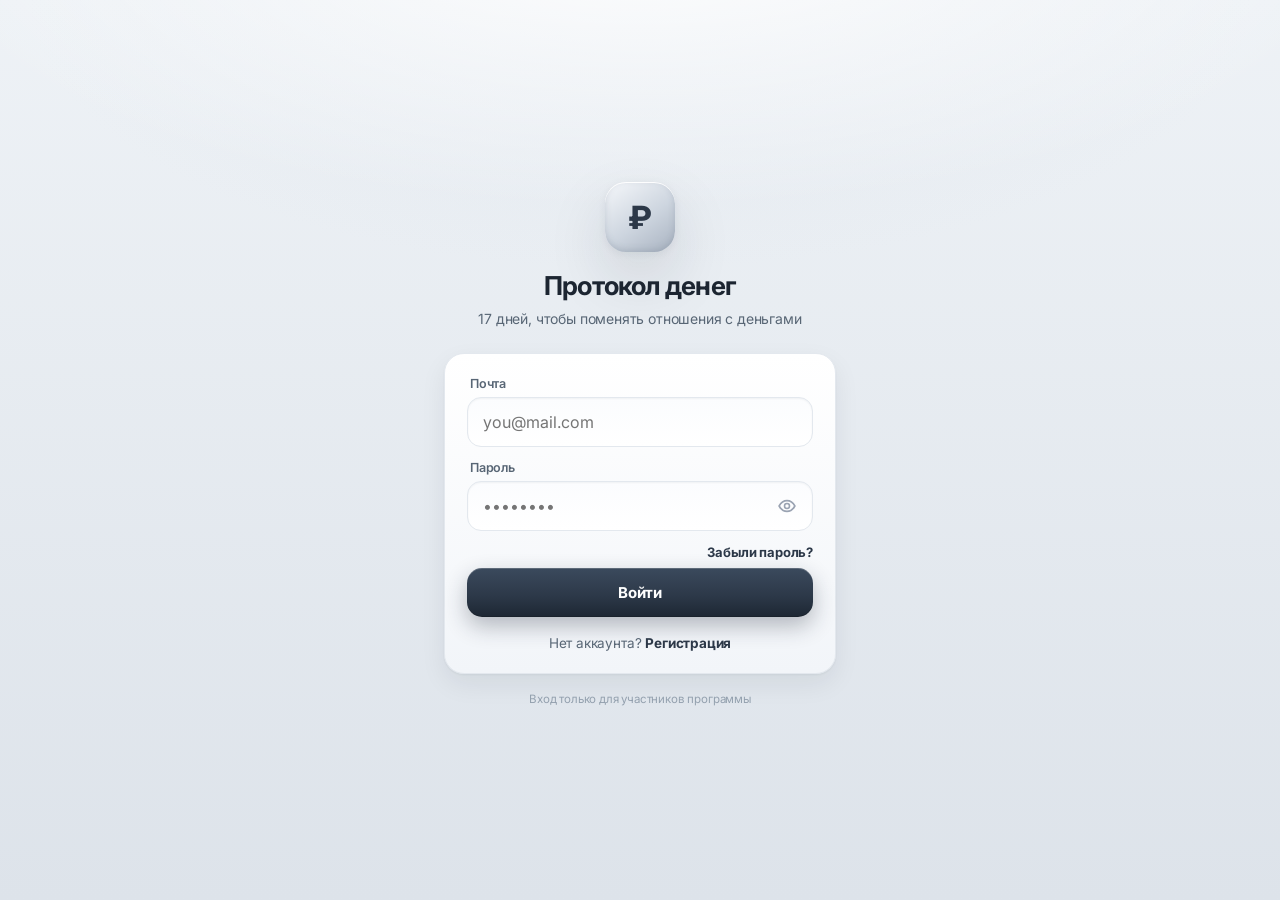
<file: index.html>
<!DOCTYPE html>
<html lang="ru">
<head>
  <meta charset="UTF-8" />
  <meta name="viewport" content="width=device-width, initial-scale=1, viewport-fit=cover" />
  <meta name="theme-color" content="#eef1f5" />
  <title>Протокол денег</title>
  <meta name="description" content="Твоя программа на 17 дней. Старт 1 июля, 20 минут в день." />

  <!-- Иконка приложения и установка на экран (PWA) -->
  <link rel="manifest" href="manifest.json" />
  <link rel="apple-touch-icon" href="icon-180.png" />
  <link rel="icon" type="image/png" sizes="192x192" href="icon-192.png" />
  <meta name="apple-mobile-web-app-capable" content="yes" />
  <meta name="mobile-web-app-capable" content="yes" />
  <meta name="apple-mobile-web-app-status-bar-style" content="default" />
  <meta name="apple-mobile-web-app-title" content="Протокол денег" />
  <script>
    // ловим системное приглашение установки (Android/Chrome), кнопка вызовет его в один тап
    window.__bip = null;
    window.addEventListener("beforeinstallprompt", function (e) { e.preventDefault(); window.__bip = e; });
    window.addEventListener("appinstalled", function () { window.__bip = null; });
  </script>

  <!-- Превью ссылки в мессенджерах (Open Graph + Twitter).
       Дата старта «1 июля» должна совпадать с START_DATE в appConfig.js. -->
  <meta property="og:type" content="website" />
  <meta property="og:url" content="https://thebodymindcode.github.io/moneyprogram/" />
  <meta property="og:title" content="Протокол денег" />
  <meta property="og:description" content="Твоя программа на 17 дней. Старт 1 июля, 20 минут в день." />
  <meta property="og:image" content="https://thebodymindcode.github.io/moneyprogram/og-cover.jpg" />
  <meta property="og:image:width" content="1200" />
  <meta property="og:image:height" content="630" />
  <meta property="og:image:type" content="image/jpeg" />
  <meta property="og:locale" content="ru_RU" />
  <meta name="twitter:card" content="summary_large_image" />
  <meta name="twitter:title" content="Протокол денег" />
  <meta name="twitter:description" content="Твоя программа на 17 дней. Старт 1 июля, 20 минут в день." />
  <meta name="twitter:image" content="https://thebodymindcode.github.io/moneyprogram/og-cover.jpg" />

  <link rel="preconnect" href="https://fonts.googleapis.com" />
  <link rel="preconnect" href="https://fonts.gstatic.com" crossorigin />
  <!-- заранее устанавливаем соединение с базой, чтобы загрузка не висела на холодном коннекте -->
  <link rel="preconnect" href="https://cxqlkwwciveobhmsdpgq.supabase.co" crossorigin />
  <link href="https://fonts.googleapis.com/css2?family=Inter:wght@400;500;600;700;800&display=swap" rel="stylesheet" />
  <link rel="stylesheet" href="styles.css?v=b6b41248" />
  <!-- библиотеки лежат у нас в vendor/, приложение не зависит от чужих CDN -->
  <script src="vendor/react-18.production.min.js"></script>
  <script src="vendor/react-dom-18.production.min.js"></script>
  <script src="vendor/supabase-js-2.min.js"></script>
</head>
<body>
  <script>
    // подсказка открыть в обычном браузере, если зашли через встроенный браузер Telegram (он подвешивает веб-приложения)
    (function () {
      try {
        var ua = navigator.userAgent || "";
        var tg = !!(window.TelegramWebviewProxy || window.TelegramWebview || (window.external && window.external.notify) || /Telegram/i.test(ua));
        if (!tg) return;
        if (sessionStorage.getItem("tg-hint-closed")) return;
        var isAndroid = /Android/i.test(ua);
        var browser = isAndroid ? "Chrome" : "Safari";
        var dots = isAndroid ? "&#8942;" : "&bull;&bull;&bull;";   // на андроиде меню это ⋮, на айфоне •••
        var bar = document.createElement("div");
        bar.style.cssText = "background:#1d2733;color:#fff;font:600 13px/1.45 -apple-system,BlinkMacSystemFont,'Segoe UI',Roboto,sans-serif;padding:12px 14px;display:flex;align-items:flex-start;gap:10px";
        var t = document.createElement("span");
        t.style.cssText = "flex:1";
        t.innerHTML = "Лучше открыть в обычном браузере, тут страница может зависать. Нажмите &laquo;" + dots + "&raquo; вверху справа и &laquo;Открыть в " + browser + "&raquo;.";
        var x = document.createElement("span");
        x.textContent = "✕";
        x.style.cssText = "cursor:pointer;font-weight:800;padding:0 4px;opacity:.8";
        x.onclick = function () { bar.remove(); try { sessionStorage.setItem("tg-hint-closed", "1"); } catch (e) {} };
        bar.appendChild(t); bar.appendChild(x);
        document.body.insertBefore(bar, document.body.firstChild);
      } catch (e) {}
    })();
  </script>
  <div id="root"></div>
  <script src="config.js"></script>
  <script src="appConfig.js?v=c5cd90c3"></script>
  <script src="supabaseClient.js"></script>
  <!-- app.js собирается из app.jsx скриптом build.py (Babel больше не грузится в браузере) -->
  <script src="app.js?v=abab26c7"></script>
  <!-- сервис-воркер: сеть в приоритете, чтобы обновления приходили сразу и работал офлайн -->
  <script>
    if ("serviceWorker" in navigator) {
      window.addEventListener("load", function () {
        navigator.serviceWorker.register("sw.js").catch(function () {});
      });
    }
  </script>
</body>
</html>
</file>
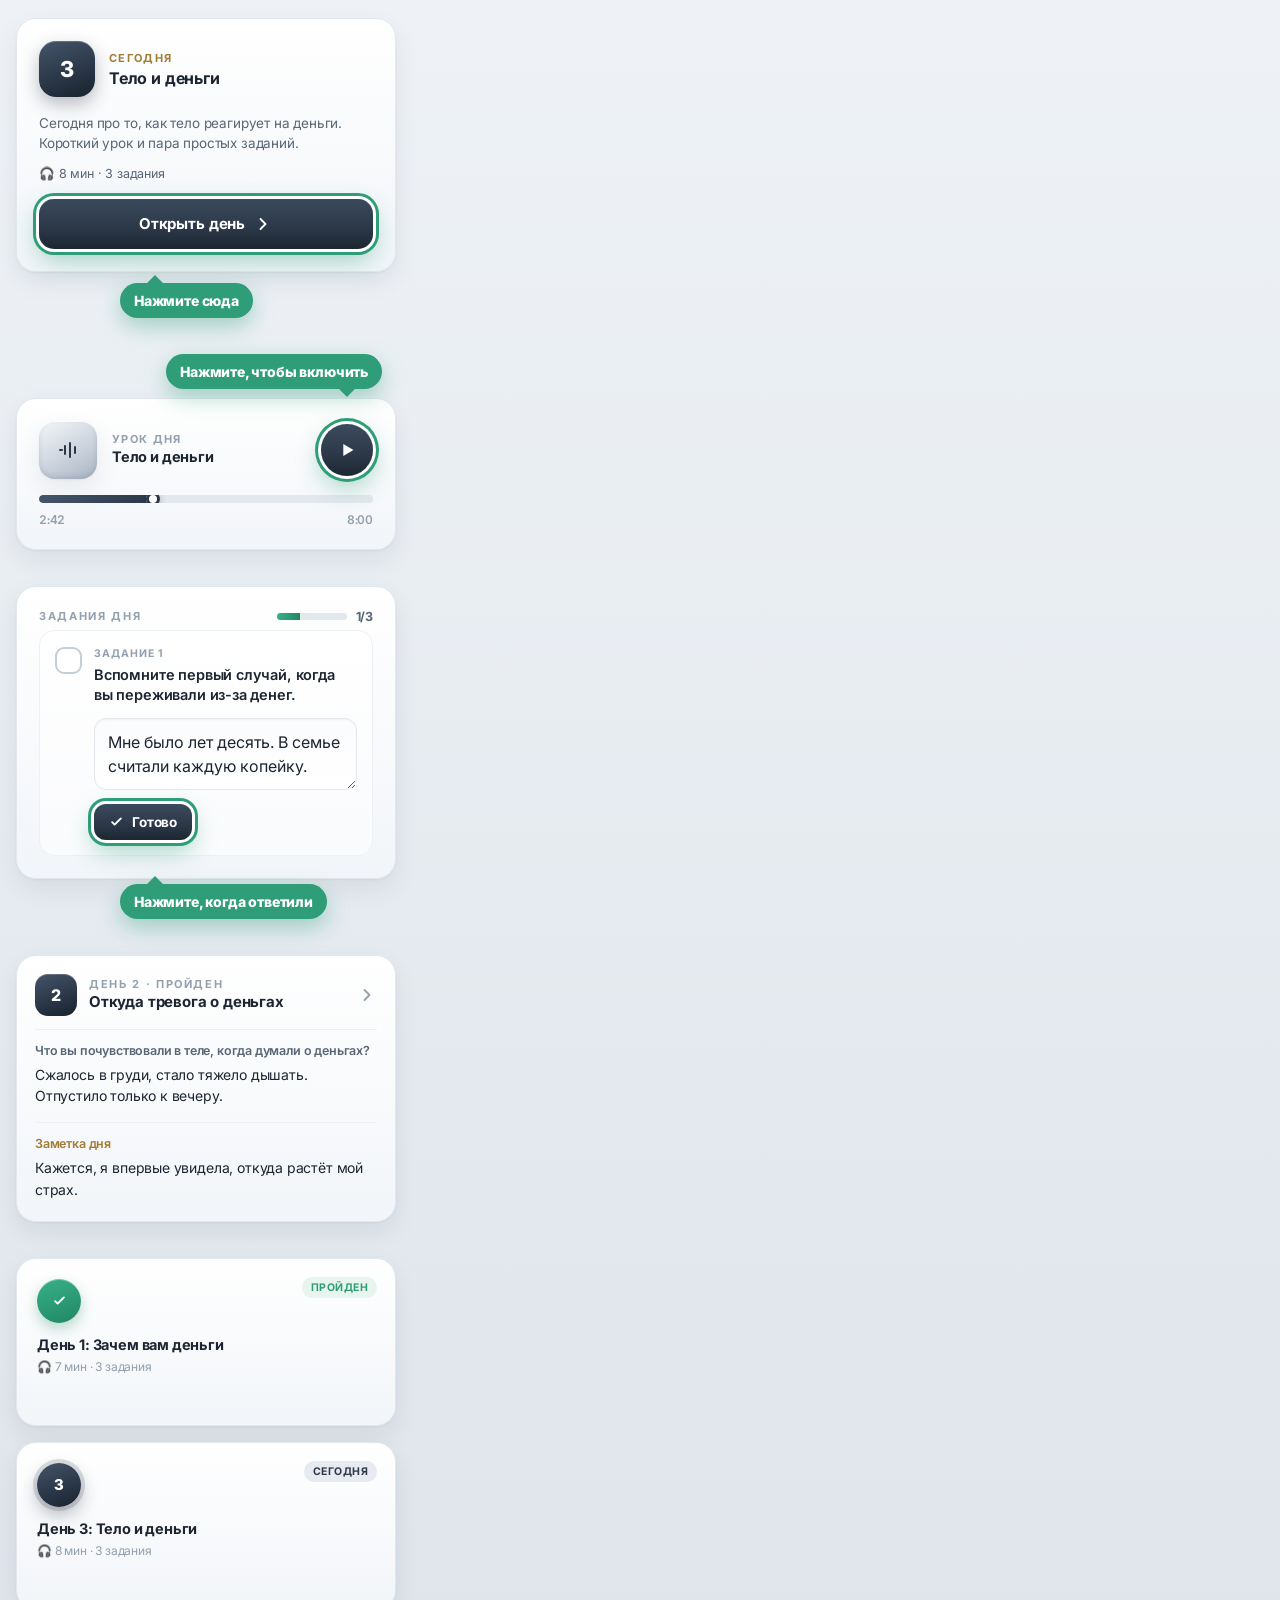
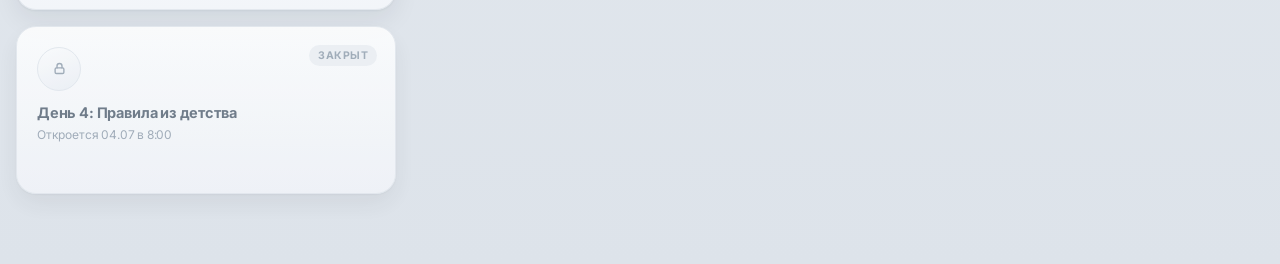
<file: _guidegen/frags.html>
<!DOCTYPE html>
<html lang="ru">
<head>
<meta charset="UTF-8" />
<meta name="viewport" content="width=device-width, initial-scale=1" />
<link href="https://fonts.googleapis.com/css2?family=Inter:wght@400;500;600;700;800&display=swap" rel="stylesheet" />
<link rel="stylesheet" href="../styles.css" />
<style>
  body { background: linear-gradient(180deg, #eef2f6 0%, #dde3ea 100%); }
  /* «телефон» вокруг каждого фрагмента, чтобы скриншот был как в приложении */
  .frag { position: relative; width: 412px; }
  .frag .content { padding: 18px 16px; }
  /* подсветка элемента, на который надо нажать */
  .hl {
    position: relative; z-index: 5;
    box-shadow: 0 0 0 3px #fff, 0 0 0 6px #2f9e78, 0 10px 26px rgba(47,158,120,.45) !important;
  }
  /* зелёная подпись-стрелка «нажмите сюда» */
  .anno {
    position: absolute; z-index: 9;
    display: inline-flex; align-items: center; gap: 7px;
    background: #2f9e78; color: #fff; font-weight: 800; font-size: 14px;
    padding: 9px 14px; border-radius: 999px; white-space: nowrap;
    box-shadow: 0 8px 22px rgba(47,158,120,.4);
    font-family: "Inter", system-ui, sans-serif;
  }
  .anno::after {
    content: ""; position: absolute; width: 14px; height: 14px;
    background: #2f9e78; transform: rotate(45deg);
  }
  .anno.down::after { bottom: -5px; left: 28px; }
  .anno.up::after { top: -5px; left: 28px; }
  .anno.right::after { right: -5px; top: 50%; margin-top: -7px; }
  .anno.arr-right::after { left: auto; right: 28px; }
</style>
</head>
<body>

<!-- 1. СЕГОДНЯШНИЙ ДЕНЬ: кнопка «Открыть день» -->
<section id="shot-today" class="frag">
  <div class="content" style="padding-bottom:62px">
    <div class="card today-card">
      <div class="today-top">
        <div class="today-num">3</div>
        <div class="meta">
          <div class="k">Сегодня</div>
          <div class="t">Тело и деньги</div>
        </div>
      </div>
      <div class="lesson">Сегодня про то, как тело реагирует на деньги. Короткий урок и пара простых заданий.</div>
      <div class="muted" style="font-size:12.5px;margin-top:12px">🎧 8 мин · 3 задания</div>
      <button class="btn btn-primary hl" style="margin-top:18px">Открыть день
        <svg viewBox="0 0 24 24" width="20" height="20"><path d="M9 6l6 6-6 6" fill="none" stroke="currentColor" stroke-width="2.2" stroke-linecap="round" stroke-linejoin="round"/></svg>
      </button>
    </div>
    <div class="anno up" style="left:120px;bottom:16px">Нажмите сюда</div>
  </div>
</section>

<!-- 2. АУДИО: кнопка включения -->
<section id="shot-audio" class="frag">
  <div class="content" style="padding-top:64px">
    <div class="card">
      <div class="player">
        <div class="cover">
          <svg viewBox="0 0 24 24" width="24" height="24" fill="none" stroke="currentColor" stroke-width="2" stroke-linecap="round"><path d="M4 12h2M9 8v8M14 5v14M19 9v6"/></svg>
        </div>
        <div class="pl-body">
          <div class="k">Урок дня</div>
          <div class="t">Тело и деньги</div>
        </div>
        <button class="play-btn hl">
          <svg viewBox="0 0 24 24" width="22" height="22"><path d="M8 5.5v13l11-6.5z" fill="currentColor"/></svg>
        </button>
      </div>
      <div class="seek">
        <div class="seek-bar"><i style="width:34%"></i><b style="left:34%"></b></div>
        <div class="seek-time"><span>2:42</span><span>8:00</span></div>
      </div>
    </div>
    <div class="anno down arr-right" style="right:30px;top:20px">Нажмите, чтобы включить</div>
  </div>
</section>

<!-- 3. ЗАДАНИЕ: ответ и кнопка «Готово» -->
<section id="shot-task" class="frag">
  <div class="content" style="padding-bottom:58px">
    <div class="card">
      <div class="tasks-head">
        <div class="eyebrow">Задания дня</div>
        <div class="day-mini-prog"><div class="bar"><i style="width:33%"></i></div>1/3</div>
      </div>
      <div class="q-list">
        <div class="qtask">
          <div class="q-row">
            <div class="q-check"><span class="glow"></span><svg viewBox="0 0 24 24" width="15" height="15"><path d="M5 13l4 4L19 7" fill="none" stroke="#fff" stroke-width="3" stroke-linecap="round" stroke-linejoin="round"/></svg></div>
            <div class="q-text"><span class="q-num">Задание 1</span>Вспомните первый случай, когда вы переживали из-за денег.</div>
          </div>
          <div class="q-edit-zone">
            <textarea class="q-input">Мне было лет десять. В семье считали каждую копейку.</textarea>
            <button class="btn btn-primary btn-sm q-confirm hl">
              <svg viewBox="0 0 24 24" width="15" height="15"><path d="M5 13l4 4L19 7" fill="none" stroke="#fff" stroke-width="3" stroke-linecap="round" stroke-linejoin="round"/></svg> Готово
            </button>
          </div>
        </div>
      </div>
    </div>
    <div class="anno up" style="left:120px;bottom:18px">Нажмите, когда ответили</div>
  </div>
</section>

<!-- 4. ДНЕВНИК -->
<section id="shot-diary" class="frag">
  <div class="content">
    <div class="card diary-day">
      <div class="diary-head">
        <div class="diary-num">2</div>
        <div class="diary-ttl">
          <div class="eyebrow">День 2 · пройден</div>
          <div class="t">Откуда тревога о деньгах</div>
        </div>
        <svg class="chev" viewBox="0 0 24 24" width="20" height="20"><path d="M9 6l6 6-6 6" fill="none" stroke="currentColor" stroke-width="2.2" stroke-linecap="round" stroke-linejoin="round"/></svg>
      </div>
      <div class="diary-item">
        <div class="diary-q">Что вы почувствовали в теле, когда думали о деньгах?</div>
        <div class="diary-a">Сжалось в груди, стало тяжело дышать. Отпустило только к вечеру.</div>
      </div>
      <div class="diary-item note">
        <div class="diary-q">Заметка дня</div>
        <div class="diary-a">Кажется, я впервые увидела, откуда растёт мой страх.</div>
      </div>
    </div>
  </div>
</section>

<!-- 5. КАРТА ДНЕЙ -->
<section id="shot-map" class="frag">
  <div class="content">
    <div class="path" style="padding-left:0">
      <div class="node done">
        <div class="dot"><svg viewBox="0 0 24 24" width="15" height="15"><path d="M5 13l4 4L19 7" fill="none" stroke="#fff" stroke-width="3" stroke-linecap="round" stroke-linejoin="round"/></svg></div>
        <div class="body"><div class="t">День 1: Зачем вам деньги</div><div class="s">🎧 7 мин · 3 задания</div></div>
        <span class="tag done">Пройден</span>
      </div>
      <div class="node today">
        <div class="dot">3</div>
        <div class="body"><div class="t">День 3: Тело и деньги</div><div class="s">🎧 8 мин · 3 задания</div></div>
        <span class="tag today">Сегодня</span>
      </div>
      <div class="node locked">
        <div class="dot"><svg viewBox="0 0 24 24" width="15" height="15" fill="none" stroke="currentColor" stroke-width="2.2" stroke-linecap="round" stroke-linejoin="round"><rect x="5" y="11" width="14" height="9" rx="2"/><path d="M8 11V8a4 4 0 018 0v3"/></svg></div>
        <div class="body"><div class="t">День 4: Правила из детства</div><div class="s">Откроется 04.07 в 8:00</div></div>
        <span class="tag locked">Закрыт</span>
      </div>
    </div>
  </div>
</section>

<!-- 6. НИЖНЕЕ МЕНЮ с пунктом «Инструкция» -->
<section id="shot-menu" class="frag">
  <div class="content" style="padding-bottom:34px">
    <nav class="bottomnav" style="position:static;left:auto;transform:none;bottom:auto;width:100%;max-width:none">
      <button class="active"><svg viewBox="0 0 24 24" fill="none" stroke="currentColor" stroke-width="2" stroke-linecap="round" stroke-linejoin="round"><path d="M3 11l9-8 9 8"/><path d="M5 10v10h14V10"/></svg> Прогресс</button>
      <button><svg viewBox="0 0 24 24" fill="none" stroke="currentColor" stroke-width="2" stroke-linecap="round" stroke-linejoin="round"><circle cx="6" cy="7" r="2.2"/><circle cx="18" cy="17" r="2.2"/><path d="M6 9.2v3.3a3 3 0 003 3h6"/></svg> Карта</button>
      <button><svg viewBox="0 0 24 24" fill="none" stroke="currentColor" stroke-width="2" stroke-linecap="round" stroke-linejoin="round"><path d="M5 4h11a2 2 0 012 2v14H7a2 2 0 01-2-2z"/><path d="M5 4a2 2 0 00-2 2v12a2 2 0 002 2"/><path d="M9 8h6M9 12h6"/></svg> Дневник</button>
      <button class="hl"><svg viewBox="0 0 24 24" fill="none" stroke="currentColor" stroke-width="2" stroke-linecap="round" stroke-linejoin="round"><circle cx="12" cy="12" r="9"/><path d="M12 8h.01"/><path d="M11 12h1v4h1"/></svg> Инструкция</button>
    </nav>
  </div>
</section>

</body>
</html>
</file>
<file: styles.css>
/* ============================================================
   Протокол денег, дизайн-прототип
   Светлый серебристо-металлический премиум-стиль.
   Две раскладки: десктоп (сайдбар + колонки) и телефон (одна
   колонка + нижняя навигация).
   ============================================================ */

:root {
  --ink:        #1c2531;
  --ink-soft:   #586675;
  --ink-faint:  #93a0ae;
  --line:       #e3e8ee;
  --line-soft:  #edf0f5;
  --silver-3:   #c3cad4;
  --steel:      #2c3848;   /* тёмно-стальной акцент */
  --steel-2:    #44546a;
  --good:       #2f9e78;
  --good-soft:  #e8f5ef;
  --radius:     20px;
  --radius-lg:  26px;
  --radius-sm:  13px;

  /* металлические поверхности */
  --surface:    linear-gradient(180deg, #ffffff 0%, #f2f5f9 100%);
  --surface-2:  linear-gradient(180deg, #fbfcfe 0%, #eef1f6 100%);
  --bevel:      inset 0 1px 0 rgba(255,255,255,.95);
  --shadow:     0 1px 2px rgba(20,30,45,.05), 0 10px 26px rgba(20,30,45,.07);
  --shadow-lg:  0 2px 8px rgba(20,30,45,.06), 0 26px 60px rgba(20,30,45,.13);
  font-synthesis: none;
}

* { box-sizing: border-box; -webkit-tap-highlight-color: transparent; }
html, body { margin: 0; padding: 0; }
body {
  font-family: "Inter", -apple-system, BlinkMacSystemFont, "SF Pro Text", "Segoe UI", system-ui, sans-serif;
  color: var(--ink);
  letter-spacing: -0.011em;
  overflow-wrap: break-word;
  word-break: break-word;
  -webkit-font-smoothing: antialiased;
  /* прохладный серебристый фон, источник света сверху по центру */
  background:
    radial-gradient(110% 60% at 50% -8%, #ffffff 0%, rgba(255,255,255,0) 52%),
    radial-gradient(80% 50% at 50% 0%, rgba(214,222,232,.35) 0%, rgba(214,222,232,0) 60%),
    linear-gradient(180deg, #eef2f6 0%, #dde3ea 100%);
  background-attachment: fixed;
  min-height: 100vh;
}
h1,h2,h3 { margin: 0; font-weight: 700; letter-spacing: -0.03em; }
button { font-family: inherit; }
.eyebrow { font-size: 11px; font-weight: 700; letter-spacing: .15em; text-transform: uppercase; color: var(--ink-faint); }
.muted { color: var(--ink-soft); }
.faint { color: var(--ink-faint); }
.center { text-align: center; }

/* ============================================================
   Каркас: сайдбар + контент + нижняя навигация
   ============================================================ */
.layout { display: flex; min-height: 100vh; }

/* ---- Сайдбар (десктоп) ---- */
.sidebar { display: none; }
@media (min-width: 900px) {
  .sidebar {
    display: flex; flex-direction: column;
    width: 256px; flex: none; padding: 26px 18px;
    position: sticky; top: 0; height: 100vh;
    background: linear-gradient(180deg, rgba(255,255,255,.72), rgba(247,249,251,.62));
    border-right: 1px solid rgba(255,255,255,.7);
    backdrop-filter: blur(14px) saturate(1.3);
  }
}
.sb-brand { display: flex; align-items: center; gap: 12px; padding: 4px 10px 22px; }
.sb-mark {
  width: 42px; height: 42px; border-radius: 13px; flex: none;
  background: linear-gradient(150deg, #f6f8fb 0%, #cdd5df 55%, #aab4c2 100%);
  box-shadow: var(--shadow), inset 0 1px 0 rgba(255,255,255,.9), inset 0 -2px 5px rgba(120,132,148,.3);
  display: flex; align-items: center; justify-content: center;
  font-size: 20px; font-weight: 800; color: var(--steel);
}
.sb-brand .nm { font-size: 15px; font-weight: 800; letter-spacing: -.02em; }
.sb-brand .sub { font-size: 11.5px; color: var(--ink-faint); margin-top: 1px; }
.sb-nav { display: flex; flex-direction: column; gap: 4px; }
.sb-nav button {
  display: flex; align-items: center; gap: 12px; width: 100%;
  border: none; background: none; cursor: pointer; text-align: left;
  padding: 12px 14px; border-radius: 14px; color: var(--ink-soft);
  font-size: 14.5px; font-weight: 600; transition: all .18s;
}
.sb-nav button:hover { background: rgba(255,255,255,.6); color: var(--ink); }
.sb-nav button.active {
  background: var(--surface); color: var(--steel);
  box-shadow: var(--shadow), var(--bevel); font-weight: 700;
}
.sb-nav button svg { width: 20px; height: 20px; }
.sb-foot { margin-top: auto; }
.sb-user {
  display: flex; align-items: center; gap: 11px; padding: 11px 12px;
  border-radius: 15px; background: var(--surface); box-shadow: var(--shadow), var(--bevel);
}
.sb-ava {
  width: 38px; height: 38px; border-radius: 11px; flex: none;
  background: linear-gradient(150deg, var(--steel-2), var(--steel)); color: #fff;
  display: flex; align-items: center; justify-content: center; font-weight: 700; font-size: 15px;
  box-shadow: inset 0 1px 0 rgba(255,255,255,.2);
}
.sb-user .who { flex: 1; min-width: 0; }
.sb-user .who .n { font-size: 13.5px; font-weight: 700; }
.sb-user .who .e { font-size: 11.5px; color: var(--ink-faint); white-space: nowrap; overflow: hidden; text-overflow: ellipsis; }
.sb-logout {
  border: none; background: none; cursor: pointer; color: var(--ink-faint);
  padding: 7px; border-radius: 9px; display: flex;
}
.sb-logout:hover { color: var(--steel); background: rgba(0,0,0,.04); }

/* ---- Основная область ---- */
.main { flex: 1; min-width: 0; }
.content {
  width: 100%; max-width: 1120px; margin: 0 auto;
  /* отступы под телефон: 16px по бокам, безопасные зоны сверху и снизу,
     снизу место под плавающую панель навигации, чтобы она не перекрывала контент */
  padding: calc(16px + env(safe-area-inset-top, 0px)) 16px calc(96px + env(safe-area-inset-bottom, 0px));
}
@media (min-width: 900px) {
  .content { padding: 40px 44px 56px; }
}
.page { animation: fade .35s ease; }
@keyframes fade { from { opacity: 0; transform: translateY(7px); } to { opacity: 1; transform: none; } }

/* ---- Шапка контента ---- */
.head-row { display: flex; align-items: flex-end; justify-content: space-between; gap: 14px; margin-bottom: 22px; }
.head-row h1 { font-size: 26px; }
.head-row .sub { margin-top: 5px; font-size: 14px; color: var(--ink-soft); }
@media (min-width: 900px) { .head-row h1 { font-size: 31px; } }

/* ---- Стрик-маркер ---- */
.streak-pill {
  display: inline-flex; align-items: center; gap: 8px;
  background: var(--surface); border: 1px solid var(--line);
  box-shadow: var(--shadow), var(--bevel);
  padding: 9px 14px; border-radius: 999px; font-weight: 700; font-size: 14px; flex: none;
}
.streak-pill .flame { font-size: 15px; line-height: 1; }
.streak-pill .num { font-variant-numeric: tabular-nums; }
/* на узком экране показываем короче: «3 дня подряд» */
@media (max-width: 440px) { .streak-pill .streak-lead { display: none; } }

/* ============================================================
   Карточки / поверхности
   ============================================================ */
.card {
  background: var(--surface); border: 1px solid var(--line);
  border-radius: var(--radius); box-shadow: var(--shadow), var(--bevel);
  padding: 22px;
}
.card + .card { margin-top: 16px; }

/* металлическая «полированная» карточка */
.metal {
  position: relative; overflow: hidden;
  background: linear-gradient(160deg, #fbfcfe 0%, #eef2f6 46%, #e2e8ef 100%);
  border: 1px solid #dde3ea; border-radius: var(--radius-lg);
  box-shadow: var(--shadow-lg), var(--bevel);
}
.metal::after {
  content: ""; position: absolute; inset: 0; pointer-events: none;
  background: linear-gradient(115deg, transparent 32%, rgba(255,255,255,.5) 48%, transparent 58%);
}

/* ============================================================
   Мой прогресс
   ============================================================ */
/* minmax(0,1fr) и min-width:0 не дают внутреннему содержимому (например ленте
   «Ближайшие дни») растягивать колонку шире экрана */
.dash { display: grid; gap: 16px; grid-template-columns: minmax(0, 1fr); }
.dash > * { min-width: 0; }
@media (min-width: 760px) { .dash { grid-template-columns: minmax(0, 1fr) minmax(0, 1fr); gap: 20px; } }
.span2 { grid-column: 1 / -1; }

/* кольцо прогресса */
.ring-card { padding: 26px; display: flex; align-items: center; gap: 24px; }
.ring { position: relative; width: 132px; height: 132px; flex: none; }
.ring svg { transform: rotate(-90deg); display: block; width: 100%; height: 100%; }
.ring .center { position: absolute; inset: 0; display: flex; flex-direction: column; align-items: center; justify-content: center; padding: 0 10px; text-align: center; }
.ring .day { font-size: 10.5px; color: var(--ink-faint); font-weight: 700; letter-spacing: .02em; }
.ring .big { font-size: 38px; font-weight: 800; letter-spacing: -.04em; line-height: 1; }
.ring .of { font-size: 13px; color: var(--ink-faint); font-weight: 700; margin-top: 3px; }
.ring-info { flex: 1; min-width: 0; }
.ring-info .ttl { font-size: 13px; }
.ring-info .pct { font-size: 17px; font-weight: 800; margin-top: 3px; letter-spacing: -.02em; }
.ring-info .line { height: 7px; border-radius: 999px; background: var(--line); margin-top: 14px; overflow: hidden; }
.ring-info .line > i { display: block; height: 100%; border-radius: 999px;
  background: linear-gradient(90deg, var(--steel-2), var(--steel)); transition: width .5s ease; }

/* карточка «сегодня» */
.today-card { display: flex; flex-direction: column; }
.today-top { display: flex; align-items: center; gap: 14px; margin-bottom: 16px; }
.today-top .meta { min-width: 0; }
.today-num {
  width: 56px; height: 56px; flex: none; border-radius: 17px;
  background: linear-gradient(160deg, var(--steel-2), #18222e); color: #fff;
  display: flex; align-items: center; justify-content: center; font-weight: 800; font-size: 22px;
  box-shadow: 0 7px 18px rgba(28,38,52,.3), inset 0 1px 0 rgba(255,255,255,.2);
}
.today-top .meta .k { font-size: 11px; font-weight: 700; letter-spacing: .12em; text-transform: uppercase; color: #a07c34; }
.today-top .meta .t { font-size: 16px; font-weight: 700; margin-top: 3px; line-height: 1.25; }
.today-card .lesson { font-size: 13.5px; color: var(--ink-soft); line-height: 1.5; flex: 1; }
.today-card .btn { margin-top: 18px; }

/* строка показателей */
.stats { display: grid; grid-template-columns: repeat(3, 1fr); gap: 14px; }
.stat { text-align: center; padding: 18px 10px; }
.stat .v { font-size: 26px; font-weight: 800; letter-spacing: -.03em; }
.stat .k { font-size: 12px; color: var(--ink-faint); font-weight: 600; margin-top: 3px; }

/* общие заголовки внутри блоков */
.block-title { font-size: 15px; font-weight: 700; margin-top: 7px; line-height: 1.3; letter-spacing: -.02em; }
.block-sub { font-size: 12.5px; margin-top: 5px; line-height: 1.45; }

/* блок «Этап пути» */
.stage-title { font-size: 18px; font-weight: 800; margin-top: 7px; letter-spacing: -.025em; line-height: 1.25; }
.stage-steps { display: flex; gap: 7px; margin-top: 15px; }
.stage-steps .seg { flex: 1; height: 8px; border-radius: 999px; background: var(--line); transition: background .3s; }
.stage-steps .seg.done { background: linear-gradient(90deg, #9aa6b6, #6c7a8e); }
.stage-steps .seg.cur { background: linear-gradient(90deg, var(--steel-2), var(--steel)); box-shadow: 0 0 0 3px rgba(44,56,72,.12); }
.stage-cap { font-size: 12.5px; margin-top: 12px; line-height: 1.45; }

/* блок «4 уровня» */
.levels-grid { display: grid; grid-template-columns: repeat(2, 1fr); gap: 10px; margin-top: 15px; }
.level-tile {
  display: flex; align-items: center; gap: 11px; padding: 11px 12px; border-radius: 13px;
  border: 1px solid var(--line-soft); background: linear-gradient(180deg, #ffffff, #f5f8fb);
}
.level-tile .li {
  width: 32px; height: 32px; flex: none; border-radius: 10px; display: flex; align-items: center; justify-content: center;
  color: var(--steel); background: linear-gradient(150deg, #f4f7fa, #d9e1ea);
  box-shadow: inset 0 1px 0 rgba(255,255,255,.85), inset 0 -1px 3px rgba(120,132,148,.22);
}
.level-tile .ln { font-size: 13px; font-weight: 700; letter-spacing: -.01em; }
.levels-line { height: 6px; border-radius: 999px; background: var(--line); margin-top: 16px; overflow: hidden; }
.levels-line > i { display: block; height: 100%; border-radius: 999px; background: linear-gradient(90deg, var(--steel-2), var(--steel)); transition: width .5s ease; }
.levels-cap { font-size: 12px; margin-top: 9px; line-height: 1.45; }

/* блок «Последняя заметка» */
.last-note { display: flex; flex-direction: column; cursor: pointer; transition: transform .15s ease, box-shadow .2s; }
.last-note:hover { box-shadow: var(--shadow-lg), var(--bevel); }
.last-note:active { transform: scale(.99); }
.last-note .nt {
  font-size: 14px; line-height: 1.55; color: var(--ink); margin-top: 9px;
  display: -webkit-box; -webkit-line-clamp: 4; -webkit-box-orient: vertical; overflow: hidden;
}
.last-note .nt.empty-txt { color: var(--ink-faint); }
.last-note .src { font-size: 12.5px; color: var(--ink-faint); margin-top: auto; padding-top: 12px;
  display: flex; align-items: baseline; justify-content: space-between; gap: 14px; }
.last-note .src .src-ref { min-width: 0; overflow: hidden; text-overflow: ellipsis; white-space: nowrap; }
.last-note .src .go { color: var(--steel); font-weight: 700; flex: none; white-space: nowrap; }
.last-note .src .go::after { content: " ›"; }

/* мини-маршрут на дашборде */
.upnext { display: flex; gap: 12px; overflow-x: auto; padding: 2px 2px 6px; scrollbar-width: none; min-width: 0; max-width: 100%; }
.upnext::-webkit-scrollbar { display: none; }
.upnext .mini {
  flex: none; width: 150px; padding: 15px; cursor: pointer;
  transition: transform .15s ease;
}
.upnext .mini:active { transform: scale(.98); }
.upnext .mini .badge {
  width: 32px; height: 32px; border-radius: 10px; display: flex; align-items: center; justify-content: center;
  font-weight: 800; font-size: 13px; margin-bottom: 10px;
}
.upnext .mini .nm { font-size: 13px; font-weight: 700; line-height: 1.3; }
.upnext .mini .du { font-size: 11.5px; color: var(--ink-faint); margin-top: 6px; }

/* ============================================================
   Кнопки
   ============================================================ */
.btn {
  display: inline-flex; align-items: center; justify-content: center; gap: 8px;
  width: 100%; border: none; cursor: pointer; font-weight: 700; font-size: 15px;
  padding: 15px 18px; border-radius: 15px; letter-spacing: -.01em;
  transition: transform .12s ease, box-shadow .2s ease, filter .2s;
}
.btn:active { transform: translateY(1px); }
.btn-primary {
  color: #fff;
  background: linear-gradient(180deg, #3b4a5d 0%, var(--steel) 58%, #1d2733 100%);
  box-shadow: 0 9px 22px rgba(28,38,52,.3), inset 0 1px 0 rgba(255,255,255,.18), inset 0 -1px 0 rgba(0,0,0,.15);
}
.btn-primary:hover { filter: brightness(1.07); }
.btn-ghost {
  background: var(--surface); color: var(--ink); border: 1px solid var(--line);
  box-shadow: var(--shadow), var(--bevel);
}
.btn-ghost:hover { filter: brightness(1.01); }
/* вторичная кнопка: мягкая серебристо-серая, спокойная, под тёмной главной кнопкой */
.btn-soft {
  color: var(--steel);
  background: linear-gradient(180deg, #f1f4f9 0%, #e1e7ef 100%);
  border: 1px solid rgba(28,38,52,.09);
  box-shadow: 0 3px 10px rgba(28,38,52,.07), inset 0 1px 0 rgba(255,255,255,.75);
}
.btn-soft:hover { filter: brightness(1.02); }
/* кнопка «дальше»: зелёная, в тон карточке пройденного дня, явно отличается от тёмной «Сохранить» */
.btn-go {
  color: #fff;
  background: linear-gradient(180deg, #3bb089 0%, var(--good) 58%, #248a67 100%);
  box-shadow: 0 9px 22px rgba(31,120,90,.28), inset 0 1px 0 rgba(255,255,255,.22), inset 0 -1px 0 rgba(0,0,0,.12);
}
.btn-go:hover { filter: brightness(1.05); }
.btn-sm { width: auto; padding: 10px 15px; font-size: 13.5px; border-radius: 12px; }

/* ============================================================
   Вход / регистрация
   ============================================================ */
.auth-wrap { min-height: 100vh; display: flex; align-items: center; justify-content: center; padding: 28px 22px; }
.auth-box { width: 100%; max-width: 392px; }
.brand { text-align: center; margin-bottom: 26px; }
.brand .mark {
  width: 70px; height: 70px; margin: 0 auto 18px; border-radius: 21px;
  background: linear-gradient(145deg, #f6f8fb 0%, #cdd5df 55%, #a8b2c0 100%);
  box-shadow: var(--shadow-lg), inset 0 1px 0 rgba(255,255,255,.95), inset 0 -2px 6px rgba(120,132,148,.3);
  display: flex; align-items: center; justify-content: center; font-size: 32px; font-weight: 800; color: var(--steel);
}
.brand h1 { font-size: 26px; }
.brand p { margin: 9px 0 0; font-size: 14px; color: var(--ink-soft); }
.field { margin-bottom: 13px; }
.field label { display: block; font-size: 12.5px; font-weight: 600; color: var(--ink-soft); margin: 0 0 6px 3px; }
.input {
  width: 100%; font-family: inherit; font-size: 16px; color: var(--ink);
  padding: 14px 15px; border-radius: 14px; border: 1px solid var(--line);
  background: linear-gradient(180deg, #fbfcfe, #fff);
  box-shadow: inset 0 1px 2px rgba(20,30,45,.05);
  transition: border-color .2s, box-shadow .2s;
}
.input:focus { outline: none; border-color: var(--steel-2); box-shadow: 0 0 0 4px rgba(68,84,106,.13); }
.auth-msg { margin-top: 14px; padding: 11px 13px; border-radius: 12px; font-size: 13px; line-height: 1.45; }
.auth-msg.err { background: #fcecec; border: 1px solid #f3d2d2; color: #b23b3b; }
.auth-msg.info { background: #eaf3ee; border: 1px solid #cfe6da; color: #2f7d5b; }
.btn:disabled { opacity: .55; cursor: not-allowed; filter: grayscale(.2); box-shadow: none; }
.auth-switch { text-align: center; margin-top: 18px; font-size: 13.5px; color: var(--ink-soft); }
.auth-switch b { color: var(--steel); cursor: pointer; font-weight: 700; }
.auth-forgot { text-align: right; margin-top: 8px; font-size: 13px; }
.auth-forgot b { color: var(--steel); cursor: pointer; font-weight: 700; }
.recover-head { margin-bottom: 16px; }
.recover-title { font-size: 18px; font-weight: 800; letter-spacing: -.01em; }
.recover-sub { margin-top: 6px; font-size: 13.5px; line-height: 1.5; color: var(--ink-soft); }
.divider { display: flex; align-items: center; gap: 12px; color: var(--ink-faint); font-size: 12px; margin: 18px 0; }
.divider::before, .divider::after { content: ""; height: 1px; background: var(--line); flex: 1; }
.field-anim { animation: fade .3s ease; }

/* ============================================================
   Карта 17 дней
   ============================================================ */
.path { position: relative; }
/* мобильный вертикальный маршрут */
.path::before {
  content: ""; position: absolute; left: 27px; top: 30px; bottom: 30px; width: 3px;
  background: linear-gradient(180deg, #c8d0db, #dde3ea); border-radius: 3px;
}
.node {
  position: relative; display: flex; align-items: center; gap: 15px;
  padding: 10px 16px 10px 6px; margin-bottom: 10px; cursor: pointer;
  background: var(--surface); border: 1px solid var(--line);
  border-radius: var(--radius); box-shadow: var(--shadow), var(--bevel);
  transition: transform .15s ease, box-shadow .2s;
}
.node:active { transform: scale(.99); }
.node.locked { cursor: not-allowed; opacity: .82; }
.node .dot {
  width: 44px; height: 44px; flex: none; border-radius: 50%; z-index: 1;
  display: flex; align-items: center; justify-content: center; font-weight: 800; font-size: 15px;
  font-variant-numeric: tabular-nums; transition: transform .15s;
}
.node.done .dot { background: linear-gradient(160deg,#37b189,#218763); color: #fff;
  box-shadow: 0 6px 14px rgba(34,135,99,.3), inset 0 1px 0 rgba(255,255,255,.3); }
.node.today .dot { background: linear-gradient(160deg, var(--steel-2), #18222e); color: #fff;
  box-shadow: 0 0 0 4px rgba(44,56,72,.16), 0 8px 18px rgba(28,38,52,.32); animation: pulse 2.2s infinite; }
@keyframes pulse {
  0%,100% { box-shadow: 0 0 0 4px rgba(44,56,72,.16), 0 8px 18px rgba(28,38,52,.32); }
  50% { box-shadow: 0 0 0 9px rgba(44,56,72,.05), 0 8px 18px rgba(28,38,52,.32); }
}
.node.open .dot { background: linear-gradient(160deg, #fff, #eef1f6); color: var(--steel); border: 1px solid var(--silver-3); box-shadow: var(--bevel); }
.node.locked .dot { background: linear-gradient(160deg,#fff,#eef1f6); color: var(--ink-faint); border: 1px solid var(--line); }
.node .body { flex: 1; min-width: 0; }
.node .body .t { font-weight: 700; font-size: 14.5px; line-height: 1.3; }
.node.locked .body .t { color: var(--ink-soft); }
.node .body .s { font-size: 12px; color: var(--ink-faint); margin-top: 3px; display: flex; gap: 8px; align-items: center; }
.tag { font-size: 10.5px; font-weight: 700; letter-spacing: .04em; text-transform: uppercase; padding: 4px 9px; border-radius: 999px; flex: none; }
.tag.done { background: var(--good-soft); color: var(--good); }
.tag.today { background: #e7ebf1; color: var(--steel); }
.tag.open { background: #eef1f5; color: var(--steel-2); }
.tag.locked { background: #eef1f5; color: var(--ink-faint); }
.tag.next { background: #e7ebf1; color: var(--steel-2); }
.tag.hidden { background: #eef1f5; color: var(--ink-faint); }

/* доступ по порядку: следующий день виден, дальше всё спрятано */
.node.next, .node.hidden { cursor: not-allowed; }
.node.hidden { opacity: .9; }
.node.next .dot { background: linear-gradient(160deg,#fff,#e8edf3); color: var(--steel-2);
  border: 1px solid var(--silver-3); box-shadow: var(--bevel); }
.node.hidden .dot { background: linear-gradient(160deg,#fbfcfd,#eef1f6); color: var(--ink-faint); border: 1px solid var(--line); }
.node.next .body .t, .node.hidden .body .t { color: var(--ink-soft); }
.lockhint { display: inline-flex; align-items: center; gap: 7px; margin-top: 7px;
  font-size: 12.5px; font-weight: 600; color: var(--ink-faint); line-height: 1.3; }
.lockhint svg { width: 15px; height: 15px; flex: none; }
.node.next .lockhint { color: var(--steel-2); }
.upnext .mini.next, .upnext .mini.hidden { cursor: not-allowed; }
.upnext .mini.hidden .nm { color: var(--ink-soft); }

/* десктоп: сетка карточек, прячем вертикальную линию */
@media (min-width: 760px) {
  .path { display: grid; grid-template-columns: repeat(auto-fill, minmax(250px, 1fr)); gap: 16px; }
  .path::before { display: none; }
  .node { flex-direction: column; align-items: flex-start; gap: 13px; padding: 20px; margin-bottom: 0; min-height: 168px; }
  .node .body .s { margin-top: 5px; }
  .node .tag { position: absolute; top: 18px; right: 18px; }
}

/* ============================================================
   Экран дня
   ============================================================ */
.day-col { max-width: 660px; margin: 0 auto; }
.back { display: inline-flex; align-items: center; gap: 6px; cursor: pointer; font-size: 13.5px; font-weight: 600;
  color: var(--ink-soft); margin-bottom: 16px; background: none; border: none; padding: 0; }
.back:hover { color: var(--steel); }
.day-head .eyebrow { color: #a07c34; }
.day-head h1 { font-size: 25px; margin-top: 6px; line-height: 1.2; }
@media (min-width: 900px) { .day-head h1 { font-size: 29px; } }

/* аудиоплеер */
.player { display: flex; align-items: center; gap: 15px; }
.player .cover {
  width: 58px; height: 58px; flex: none; border-radius: 16px;
  background: linear-gradient(150deg, #f4f7fa 0%, #ccd4de 55%, #aab4c2 100%);
  box-shadow: var(--shadow), inset 0 1px 0 rgba(255,255,255,.9), inset 0 -2px 5px rgba(120,132,148,.3);
  display: flex; align-items: center; justify-content: center; color: var(--steel);
}
.player .pl-body { flex: 1; min-width: 0; }
.player .pl-body .k { font-size: 11px; font-weight: 700; letter-spacing: .12em; text-transform: uppercase; color: var(--ink-faint); }
.player .pl-body .t { font-size: 14.5px; font-weight: 700; margin-top: 2px; line-height: 1.25;
  white-space: nowrap; overflow: hidden; text-overflow: ellipsis; }
.play-btn {
  width: 52px; height: 52px; flex: none; border-radius: 50%; border: none; cursor: pointer;
  background: linear-gradient(180deg, #3b4a5d, var(--steel) 60%, #1d2733); color: #fff;
  display: flex; align-items: center; justify-content: center;
  box-shadow: 0 8px 18px rgba(28,38,52,.3), inset 0 1px 0 rgba(255,255,255,.18);
  transition: transform .12s, filter .2s;
}
.play-btn:hover { filter: brightness(1.08); }
.play-btn:active { transform: scale(.95); }
.play-btn[disabled] { cursor: default; filter: none; }
/* индикатор загрузки в кнопке: крутящееся кольцо */
.play-spin { width: 22px; height: 22px; border-radius: 50%; box-sizing: border-box;
  border: 2.5px solid rgba(255,255,255,.32); border-top-color: #fff; animation: play-spin .7s linear infinite; }
@keyframes play-spin { to { transform: rotate(360deg); } }
/* переключатель версии аудио: без музыки / с музыкой (сегментный, с плавным пузырём) */
.track-switch { position: relative; display: flex; margin-top: 16px; padding: 4px; border-radius: 13px;
  background: #eaeef3; border: 1px solid var(--line); }
.track-switch .ts-thumb { position: absolute; top: 4px; left: 4px; width: calc(50% - 4px); height: calc(100% - 8px);
  border-radius: 10px; background: var(--surface); box-shadow: var(--shadow), var(--bevel);
  transition: transform .24s cubic-bezier(.4, 0, .2, 1); }
.track-switch button { position: relative; z-index: 1; flex: 1; border: 0; background: transparent; cursor: pointer;
  padding: 9px 10px; border-radius: 10px; font-size: 13.5px; font-weight: 700; color: var(--ink-soft);
  transition: color .15s; -webkit-tap-highlight-color: transparent; }
.track-switch button.on { color: var(--steel); }

/* подсказка под полем в админке */
.adm-hint { font-size: 12.5px; line-height: 1.45; color: var(--ink-soft); margin: 2px 0 8px; }

.seek { margin-top: 16px; }
.seek-bar { position: relative; height: 8px; border-radius: 999px; background: var(--line); cursor: pointer; overflow: hidden; }
.seek-bar > i { position: absolute; left: 0; top: 0; bottom: 0; border-radius: 999px;
  background: linear-gradient(90deg, var(--steel-2), var(--steel)); }
/* светлая полоска буфера: сколько урока подгружено вперёд (за играющей частью) */
.seek-bar > i.seek-buf { background: #c7cfd9; transition: width .3s ease; }
.seek-bar > b { position: absolute; top: 50%; width: 14px; height: 14px; border-radius: 50%; transform: translate(-50%,-50%);
  background: #fff; box-shadow: 0 2px 6px rgba(20,30,45,.3), inset 0 0 0 3px var(--steel); }
.seek-time { display: flex; align-items: center; justify-content: space-between; margin-top: 9px; font-size: 12px; color: var(--ink-faint);
  font-weight: 600; font-variant-numeric: tabular-nums; }

/* регулятор скорости урока, в духе Телеграма: всегда на виду, кнопки + ползунок */
.speed-box { margin-top: 16px; padding-top: 15px; border-top: 1px solid var(--line-soft); }
.speed-head { display: flex; align-items: center; justify-content: space-between; gap: 12px; }
.speed-lbl { display: inline-flex; align-items: center; gap: 6px; flex: none;
  font-size: 11px; font-weight: 700; letter-spacing: .1em; text-transform: uppercase; color: var(--ink-faint); }
.speed-lbl svg { opacity: .85; }

.speed-range { -webkit-appearance: none; appearance: none; width: 100%; height: 6px; border-radius: 999px;
  background: var(--line); cursor: pointer; outline: none; margin: 14px 0 2px; }
.speed-range::-webkit-slider-thumb { -webkit-appearance: none; appearance: none; width: 20px; height: 20px; border-radius: 50%;
  background: #fff; border: none; box-shadow: 0 2px 6px rgba(20,30,45,.3), inset 0 0 0 5px var(--steel);
  transition: transform .1s; }
.speed-range::-webkit-slider-thumb:active { transform: scale(1.12); }
.speed-range::-moz-range-thumb { width: 20px; height: 20px; border-radius: 50%; border: none;
  background: #fff; box-shadow: 0 2px 6px rgba(20,30,45,.3), inset 0 0 0 5px var(--steel); }

.speed-chips { display: flex; gap: 7px; flex-wrap: wrap; justify-content: flex-end; }
.speed-chip { padding: 7px 13px; border-radius: 999px; border: 1px solid var(--line); background: var(--surface);
  cursor: pointer; font-size: 12.5px; font-weight: 700; color: var(--ink-soft); line-height: 1;
  font-variant-numeric: tabular-nums; transition: border-color .12s, color .12s, background .12s, transform .1s; }
.speed-chip:hover { border-color: #cdd5df; color: var(--ink); }
.speed-chip:active { transform: scale(.94); }
.speed-chip:disabled { opacity: .45; cursor: default; pointer-events: none; }
.speed-chip.sel { color: #fff; background: linear-gradient(180deg, var(--steel-2), var(--steel)); border-color: transparent;
  box-shadow: 0 4px 10px rgba(28,38,52,.2); }

/* задания */
.tasks-head { display: flex; align-items: center; justify-content: space-between; margin-bottom: 6px; }
.day-mini-prog { display: flex; align-items: center; gap: 9px; font-size: 12.5px; font-weight: 700; color: var(--ink-soft); }
.day-mini-prog .bar { width: 70px; height: 7px; border-radius: 999px; background: var(--line); overflow: hidden; }
.day-mini-prog .bar > i { display: block; height: 100%; background: linear-gradient(90deg,#37b189,#218763); transition: width .3s; }
.task { display: flex; align-items: flex-start; gap: 13px; padding: 15px 0; border-bottom: 1px solid var(--line-soft); cursor: pointer; }
.task:last-child { border-bottom: none; }
.check {
  width: 27px; height: 27px; flex: none; border-radius: 9px; margin-top: 1px;
  border: 2px solid #c5cdd8; background: #fff; position: relative;
  display: flex; align-items: center; justify-content: center; transition: all .18s ease;
}
.task.checked .check { background: linear-gradient(160deg,#37b189,#218763); border-color: transparent;
  box-shadow: 0 4px 12px rgba(34,135,99,.35); }
.check svg { opacity: 0; transform: scale(.4); transition: all .2s cubic-bezier(.2,1.4,.5,1); }
.task.checked .check svg { opacity: 1; transform: none; }
.check .glow { position: absolute; inset: -4px; border-radius: 12px; pointer-events: none; }
.task.just-checked .check .glow { animation: ring .55s ease-out; }
@keyframes ring { 0% { box-shadow: 0 0 0 0 rgba(47,158,120,.45); } 100% { box-shadow: 0 0 0 14px rgba(47,158,120,0); } }
.task .txt { font-size: 14.5px; line-height: 1.4; padding-top: 3px; }
.task.checked .txt { color: var(--ink-faint); text-decoration: line-through; }

.note-hint { font-size: 13px; color: var(--ink-soft); line-height: 1.55; margin: 8px 0 15px; max-width: 58ch; }
@media (max-width: 720px) { .note-hint { font-size: 13px; margin: 7px 0 13px; } }
.note-area {
  width: 100%; font-family: inherit; font-size: 16px; color: var(--ink);
  border: 1px solid var(--line); border-radius: 14px; padding: 13px 14px; min-height: 92px; resize: vertical; line-height: 1.5;
  background: linear-gradient(180deg,#fbfcfe,#fff); box-shadow: inset 0 1px 2px rgba(20,30,45,.05);
}
.note-area:focus { outline: none; border-color: var(--steel-2); box-shadow: 0 0 0 4px rgba(68,84,106,.13); }
.saved-flash { font-size: 12.5px; color: var(--good); font-weight: 700; }

/* отметка состояния в конце дня */
.state-slider { margin-top: 6px; }
.state-val { font-size: 14px; font-weight: 700; color: var(--ink-soft); margin-bottom: 14px; }
.state-val b { font-size: 23px; font-weight: 800; color: var(--steel); }
.state-range { -webkit-appearance: none; appearance: none; width: 100%; height: 8px; border-radius: 999px; cursor: pointer; outline: none;
  background: linear-gradient(90deg, var(--steel-2), var(--steel) var(--fill,50%), var(--line) var(--fill,50%)); }
.state-range::-webkit-slider-thumb { -webkit-appearance: none; appearance: none; width: 24px; height: 24px; border-radius: 50%;
  background: #fff; border: none; box-shadow: 0 2px 7px rgba(20,30,45,.32), inset 0 0 0 6px var(--steel); transition: transform .1s; }
.state-range::-webkit-slider-thumb:active { transform: scale(1.1); }
.state-range::-moz-range-thumb { width: 24px; height: 24px; border-radius: 50%; border: none; background: #fff;
  box-shadow: 0 2px 7px rgba(20,30,45,.32), inset 0 0 0 6px var(--steel); }
.state-ends { display: flex; justify-content: space-between; margin-top: 10px; font-size: 12px; font-weight: 600; color: var(--ink-faint); }

/* график состояния на дашборде */
.state-chart .sc-desc { font-size: 13px; color: var(--ink-soft); line-height: 1.55; margin-top: 8px; }
.state-chart .sc-empty { font-size: 13.5px; color: var(--ink-faint); line-height: 1.5; margin-top: 12px; }
.sc-head { display: flex; align-items: center; gap: 8px; margin: 9px 0 8px; flex-wrap: wrap; }
.sc-big { font-size: 30px; font-weight: 800; color: var(--ink-faint); font-variant-numeric: tabular-nums; line-height: 1; }
.sc-big.now { color: var(--steel); }
.sc-arrow { display: inline-flex; color: var(--ink-faint); }
.sc-arrow svg { width: 18px; height: 18px; }
.sc-sub { font-size: 13px; color: var(--ink-soft); font-weight: 600; }
.sc-svg { width: 100%; height: auto; display: block; margin-top: 4px; overflow: visible; }
.sc-grid { stroke: var(--line-soft); stroke-width: 1; }
.sc-line { stroke: var(--steel); stroke-width: 2.5; stroke-linecap: round; stroke-linejoin: round; }
.sc-dot { fill: #fff; stroke: var(--steel); stroke-width: 2.5; }
.sc-dot.last { stroke-width: 3; filter: drop-shadow(0 2px 4px rgba(28,38,52,.3)); }
.sc-x { display: flex; margin-top: 8px; font-size: 11.5px; color: var(--ink-faint); font-weight: 600; }

/* кнопка установки на телефон */
.install-btn { display: flex; align-items: center; justify-content: center; gap: 9px; width: 100%;
  padding: 13px 14px; border-radius: 14px; border: 1px solid var(--line); background: var(--surface);
  color: var(--ink-soft); font-weight: 700; font-size: 13.5px; font-family: inherit; cursor: pointer;
  transition: border-color .15s, color .15s, transform .1s; }
.install-btn:hover { color: var(--ink); border-color: #cdd5df; }
.install-btn:active { transform: scale(.98); }
.install-btn svg { width: 18px; height: 18px; flex: none; }
.sb-foot .install-btn { margin-bottom: 12px; }
.gd-install { margin-top: 12px; max-width: 380px; }
.gd-install .install-btn { padding: 14px; font-size: 14px; }
.only-mobile { display: none; }
@media (max-width: 899px) { .only-mobile { display: block; } }

/* лист-инструкция установки */
.sheet-scrim { position: fixed; inset: 0; z-index: 60; background: rgba(16,24,34,.5); -webkit-backdrop-filter: blur(3px); backdrop-filter: blur(3px);
  display: flex; align-items: flex-end; justify-content: center; animation: fadein .15s; }
@media (min-width: 560px) { .sheet-scrim { align-items: center; padding: 20px; } }
.sheet { background: var(--surface); width: 100%; max-width: 440px; border-radius: 22px 22px 0 0; padding: 18px 20px calc(24px + env(safe-area-inset-bottom));
  box-shadow: 0 -10px 40px rgba(20,30,45,.2); animation: sheetup .22s ease; }
@media (min-width: 560px) { .sheet { border-radius: 20px; padding-bottom: 24px; } }
@keyframes sheetup { from { transform: translateY(40px); opacity: .6; } to { transform: translateY(0); opacity: 1; } }
@keyframes fadein { from { opacity: 0; } to { opacity: 1; } }
.sheet-grip { width: 40px; height: 4px; border-radius: 999px; background: var(--line); margin: 0 auto 14px; }
.sheet-title { font-size: 17px; font-weight: 800; margin-bottom: 15px; }
.sheet-steps { margin: 0 0 18px; padding-left: 20px; display: flex; flex-direction: column; gap: 11px; font-size: 14px; color: var(--ink-soft); line-height: 1.45; }
.sheet-steps b { color: var(--ink); font-weight: 700; }
.sheet-ic { display: inline-flex; vertical-align: middle; color: var(--steel); }
.sheet-ic svg { width: 16px; height: 16px; }

.day-done-card { text-align: center; background: linear-gradient(135deg,#eaf6f0,#dcefe6); border: 1px solid #cfe8dc; }
.encourage { font-size: 13px; color: var(--ink-soft); margin-top: 14px; text-align: center; }

/* ============================================================
   Админ
   ============================================================ */
.adm-actions { display: flex; flex-wrap: wrap; gap: 10px; margin-bottom: 18px; }
.adm-day { padding: 18px; }
.adm-day .head { display: flex; align-items: center; gap: 11px; margin-bottom: 12px; }
.adm-day .head .n {
  width: 34px; height: 34px; flex: none; border-radius: 11px; font-size: 13px; font-weight: 800;
  background: linear-gradient(160deg, var(--steel-2), #18222e); color: #fff;
  display: flex; align-items: center; justify-content: center;
}
.adm-label { font-size: 11.5px; font-weight: 700; color: var(--ink-faint); margin: 12px 0 6px; letter-spacing: .04em; text-transform: uppercase; }
.adm-input {
  width: 100%; font-family: inherit; font-size: 16px; color: var(--ink);
  padding: 11px 13px; border-radius: 12px; border: 1px solid var(--line); background: #fff;
}
.adm-input:focus { outline: none; border-color: var(--steel-2); box-shadow: 0 0 0 3px rgba(68,84,106,.13); }
textarea.adm-input { resize: vertical; min-height: 64px; line-height: 1.45; }
.adm-task { display: flex; align-items: center; gap: 8px; margin-top: 8px; }
.adm-task .adm-input { flex: 1; }
.icon-btn {
  width: 36px; height: 36px; flex: none; border-radius: 11px; cursor: pointer;
  border: 1px solid var(--line); background: var(--surface); color: var(--ink-soft);
  display: flex; align-items: center; justify-content: center; font-size: 18px; box-shadow: var(--bevel);
}
.icon-btn:hover { color: #c0392b; }
.uploader { display: flex; align-items: center; gap: 11px; margin-top: 4px; }
.uploader .file-name { font-size: 13px; color: var(--ink-soft); }
.uploader .file-name.empty { color: var(--ink-faint); }
.adm-add { margin-top: 10px; }

/* статус загрузки аудио в админке */
.up-status { margin-top: 10px; }
.up-bar { height: 8px; border-radius: 999px; background: var(--line); overflow: hidden; }
.up-bar > i { display: block; height: 100%; border-radius: 999px;
  background: linear-gradient(90deg, var(--steel-2), var(--steel)); transition: width .2s ease; }
.up-line { font-size: 13px; margin-top: 7px; line-height: 1.4; word-break: break-word; }
.up-line.ok { color: #1f8a4c; font-weight: 600; display: flex; align-items: center; gap: 6px; }
.up-line.err { color: #c0392b; font-weight: 600; }
.up-preview { display: block; width: 100%; margin-top: 10px; height: 40px; }

/* сохранение дня */
.adm-save { display: flex; align-items: center; flex-wrap: wrap; gap: 10px; margin-top: 16px;
  padding-top: 14px; border-top: 1px solid var(--line); }
.save-ok { color: #1f8a4c; font-weight: 600; font-size: 13.5px; display: flex; align-items: center; gap: 6px; }
.save-err { color: #c0392b; font-weight: 600; font-size: 13px; word-break: break-word; }
.ok-tick { font-weight: 800; }

/* плеер: аудио для дня не загружено */
.player-empty { margin-top: 14px; font-size: 13.5px; color: var(--ink-faint); line-height: 1.5; }

@media (min-width: 760px) { .adm-list { display: grid; grid-template-columns: 1fr 1fr; gap: 16px; } .adm-day { margin: 0; } }

/* управление доступом */
.access-card { padding: 20px; }
/* на телефоне поле и кнопка друг под другом (кнопка во всю ширину), на широком в ряд */
.access-add { display: flex; flex-direction: column; gap: 8px; margin-top: 14px; }
.access-add .adm-input { flex: 1; min-width: 0; }
@media (min-width: 760px) {
  .access-add { flex-direction: row; }
  .access-add .btn { flex: none; width: auto; }
}
.access-msg { margin-top: 12px; padding: 10px 12px; border-radius: 11px; font-size: 13px; line-height: 1.4; }
.access-msg.ok { background: #eaf3ee; border: 1px solid #cfe6da; color: #2f7d5b; }
.access-msg.err { background: #fcecec; border: 1px solid #f3d2d2; color: #b23b3b; }
.access-ta { resize: vertical; min-height: 44px; line-height: 1.4; }
/* выдача пароля участнику */
.access-actions { display: flex; gap: 4px; flex: none; }
.icon-btn.key { color: var(--steel); }
.icon-btn.key:hover { background: var(--accent-soft, #e9f1fe); }
.access-cred { margin-top: 12px; border: 1px solid #cfe0fb; background: linear-gradient(165deg,#f2f8ff,#eaf2fe); border-radius: 14px; padding: 14px 16px; }
.access-cred .ac-title { font-size: 13px; font-weight: 700; color: #0a59bf; margin-bottom: 8px; }
.access-cred .ac-row { display: flex; gap: 10px; align-items: baseline; font-size: 14px; margin: 3px 0; }
.access-cred .ac-row span { width: 56px; color: var(--ink-soft); flex: none; }
.access-cred .ac-row b { color: var(--ink); word-break: break-all; }
.access-cred .ac-pass { font-family: ui-monospace, SFMono-Regular, Menlo, monospace; font-size: 15px; letter-spacing: .02em; }
.access-cred .ac-actions { display: flex; gap: 8px; margin-top: 12px; }
.access-toolbar { display: flex; align-items: center; gap: 12px; margin-top: 16px; flex-wrap: wrap; }
.access-count { font-size: 12.5px; font-weight: 700; color: var(--ink-soft); white-space: nowrap; }
.access-search { flex: 1; min-width: 140px; border: 1px solid var(--line); border-radius: 10px; padding: 8px 12px;
  font-size: 13.5px; color: var(--ink); background: var(--surface); outline: none; }
.access-search:focus { border-color: var(--silver-3); }
/* компактный прокручиваемый список в несколько колонок: больше почт видно за раз.
   1 колонка на телефоне, 2 на планшете, 3 на широком экране. */
.access-list { margin-top: 8px; display: grid; grid-template-columns: 1fr; gap: 0 26px; max-height: 440px;
  overflow-y: auto; border-top: 1px solid var(--line-soft); }
@media (min-width: 700px) { .access-list { grid-template-columns: 1fr 1fr; } }
@media (min-width: 1080px) { .access-list { grid-template-columns: 1fr 1fr 1fr; } }
.access-row { display: flex; align-items: center; gap: 8px; padding: 7px 2px; border-bottom: 1px solid var(--line-soft); min-width: 0; }
.access-email { flex: 1; min-width: 0; font-size: 12.5px; font-weight: 600; white-space: nowrap; overflow: hidden; text-overflow: ellipsis; }
.access-email .access-tag { margin-left: 7px; }
.access-row .icon-btn { width: 30px; height: 30px; flex: none; }
.access-tag { font-size: 10px; font-weight: 700; text-transform: uppercase; letter-spacing: .04em; padding: 3px 8px; border-radius: 999px; background: #e7ebf1; color: var(--steel); }
.access-confirm { display: flex; gap: 6px; flex: none; }
.access-del { background: #fdeaea; color: #b23b3b; border: 1px solid #f3d2d2; box-shadow: none; }

/* ============================================================
   Нижняя навигация (телефон)
   ============================================================ */
/* ---- Кнопка «Выйти» внизу главного экрана (только мобильный; на десктопе выход в сайдбаре) ---- */
.mobile-logout { display: none; }
@media (max-width: 899px) {
  .mobile-logout { display: flex; flex-direction: column; align-items: center; gap: 12px; margin-top: 30px; }
}
.ml-ghost { color: var(--steel); }
/* форма смены пароля (в дашборде и в боковой панели) */
.change-pass { width: 100%; max-width: 320px; margin: 6px auto 0; display: flex; flex-direction: column; gap: 8px; }
.sb-foot .change-pass { margin-top: 12px; max-width: none; }
.change-pass .cp-title { font-size: 13px; font-weight: 700; color: var(--ink-soft); }
.change-pass .input { font-size: 14px; }
.change-pass .cp-actions { display: flex; gap: 8px; }
.ml-btn {
  display: inline-flex; align-items: center; gap: 8px; cursor: pointer;
  font-size: 13.5px; font-weight: 600; color: var(--ink-faint);
  background: transparent; border: 1px solid var(--line); border-radius: 999px;
  padding: 10px 20px;
}
.ml-btn:active { transform: scale(.98); background: rgba(0,0,0,.03); }
.ml-btn svg { width: 16px; height: 16px; opacity: .8; }

.bottomnav {
  position: fixed; left: 50%; transform: translateX(-50%); z-index: 60;
  /* учитываем безопасную зону снизу (home indicator на iPhone) */
  bottom: calc(10px + env(safe-area-inset-bottom, 0px));
  width: calc(100% - 24px); max-width: 460px; display: flex; gap: 4px; padding: 7px;
  background: rgba(255,255,255,.86); backdrop-filter: blur(20px) saturate(1.5);
  border: 1px solid rgba(255,255,255,.75); border-radius: 22px; box-shadow: var(--shadow-lg);
}
@media (min-width: 900px) { .bottomnav { display: none; } }
.bottomnav button {
  flex: 1; min-width: 0; min-height: 48px; border: none; background: none; cursor: pointer;
  padding: 8px 3px; border-radius: 15px; overflow: hidden;
  color: var(--ink-faint); display: flex; flex-direction: column; align-items: center; justify-content: center; gap: 4px;
  font-size: 11px; font-weight: 700; transition: all .2s;
}
.bottomnav button span, .bottomnav button { white-space: nowrap; text-overflow: ellipsis; max-width: 100%; }
.bottomnav button.active { color: var(--steel); background: var(--surface); box-shadow: var(--shadow), var(--bevel); }
.bottomnav button svg { width: 22px; height: 22px; flex: none; }

/* ============================================================
   Задания с ответом
   ============================================================ */
.q-list { display: flex; flex-direction: column; gap: 14px; margin-top: 4px; }
.qtask {
  border: 1px solid var(--line-soft); border-radius: 15px; padding: 15px;
  background: linear-gradient(180deg, #ffffff, #fafbfd); transition: border-color .2s, background .3s;
}
.qtask.done { border-color: #cfe8dc; background: linear-gradient(180deg, #f4fbf8, #eef7f3); }
.q-row { display: flex; gap: 12px; align-items: flex-start; }
.q-check {
  width: 27px; height: 27px; flex: none; border-radius: 9px; margin-top: 1px; position: relative;
  border: 2px solid #c5cdd8; background: #fff; display: flex; align-items: center; justify-content: center; transition: all .18s ease;
}
.qtask.done .q-check { background: linear-gradient(160deg,#37b189,#218763); border-color: transparent; box-shadow: 0 4px 12px rgba(34,135,99,.35); }
.q-check svg { opacity: 0; transform: scale(.4); transition: all .2s cubic-bezier(.2,1.4,.5,1); }
.qtask.done .q-check svg { opacity: 1; transform: none; }
.q-check .glow { position: absolute; inset: -4px; border-radius: 12px; pointer-events: none; }
.qtask.just-checked .q-check .glow { animation: ring .6s ease-out; }
.q-text { font-size: 14.5px; line-height: 1.4; font-weight: 600; padding-top: 1px; }
.q-num { display: block; font-size: 10.5px; font-weight: 700; letter-spacing: .1em; text-transform: uppercase; color: var(--ink-faint); margin-bottom: 4px; }
/* форматирование текста задания: подзаголовки-пункты, абзацы, переносы */
.qt-body { line-height: 1.5; }
.qt-head { font-weight: 800; margin-top: 13px; }
.qt-head:first-child { margin-top: 0; }
.qt-head + .qt-line { margin-top: 2px; }
.qt-line + .qt-line { margin-top: 3px; }
.qt-gap { height: 7px; }
.q-edit-zone, .q-answer-view { margin-top: 12px; padding-left: 39px; }
.q-input {
  width: 100%; font-family: inherit; font-size: 16px; color: var(--ink); line-height: 1.5;
  border: 1px solid var(--line); border-radius: 12px; padding: 11px 13px; min-height: 64px; resize: vertical;
  background: linear-gradient(180deg,#fbfcfe,#fff); box-shadow: inset 0 1px 2px rgba(20,30,45,.05);
}
.q-input:focus { outline: none; border-color: var(--steel-2); box-shadow: 0 0 0 4px rgba(68,84,106,.13); }
.q-confirm { width: auto; margin-top: 10px; }
.q-confirm:disabled { opacity: .42; cursor: not-allowed; filter: grayscale(.4); box-shadow: none; }
.q-answer-text {
  font-size: 14px; line-height: 1.5; color: var(--ink); white-space: pre-wrap;
  background: rgba(255,255,255,.75); border: 1px solid #d6ebe1; border-radius: 11px; padding: 10px 13px;
}
.q-edit { margin-top: 9px; background: none; border: none; color: var(--steel); font-weight: 700; font-size: 12.5px; cursor: pointer; padding: 0; }
.q-edit:hover { text-decoration: underline; }

/* момент завершения дня */
.dd-check {
  width: 56px; height: 56px; border-radius: 50%; margin: 0 auto;
  background: linear-gradient(160deg,#37b189,#218763); display: flex; align-items: center; justify-content: center;
  box-shadow: 0 9px 22px rgba(34,135,99,.38), inset 0 1px 0 rgba(255,255,255,.3);
}
.dd-check svg { transform: scale(1.8); }
.day-done-card.pop { animation: pop .55s cubic-bezier(.2,1.3,.5,1); }
@keyframes pop { 0% { transform: scale(.96); } 60% { transform: scale(1.012); } 100% { transform: scale(1); } }

/* ============================================================
   Дневник
   ============================================================ */
.diary-day { padding: 18px; }
.diary-head { display: flex; align-items: center; gap: 12px; cursor: pointer; }
.diary-num {
  width: 42px; height: 42px; flex: none; border-radius: 13px; font-weight: 800; font-size: 16px;
  background: linear-gradient(160deg, var(--steel-2), #18222e); color: #fff;
  display: flex; align-items: center; justify-content: center; box-shadow: inset 0 1px 0 rgba(255,255,255,.18);
}
.diary-ttl { flex: 1; min-width: 0; }
.diary-ttl .t { font-weight: 700; font-size: 15px; margin-top: 2px; line-height: 1.25; }
.diary-head .chev { color: var(--ink-faint); flex: none; }
.diary-item { padding: 13px 0 2px; border-top: 1px solid var(--line-soft); margin-top: 13px; }
.diary-item:first-of-type { margin-top: 16px; }
.diary-q { font-size: 12.5px; color: var(--ink-soft); font-weight: 600; }
.diary-item.note .diary-q { color: #a07c34; }
.diary-a { font-size: 14px; line-height: 1.55; margin-top: 6px; white-space: pre-wrap; }

/* плашка ошибки сохранения */
.save-banner {
  position: fixed; top: calc(12px + env(safe-area-inset-top, 0px)); left: 50%; transform: translateX(-50%); z-index: 200;
  max-width: 92%; width: max-content; padding: 11px 16px; border-radius: 13px;
  background: #fcecec; border: 1px solid #f0cccc; color: #b23b3b;
  font-size: 13px; font-weight: 600; line-height: 1.4;
  box-shadow: var(--shadow-lg);
}

.spacer { height: 8px; }
.gap16 { height: 16px; }

/* ============================================================
   ТЕЛЕФОН: тонкая настройка под маленькие экраны
   (десктоп начинается с 900px и этим блоком не затрагивается)
   ============================================================ */
@media (max-width: 899px) {
  /* никакой горизонтальной прокрутки */
  html, body { overflow-x: hidden; max-width: 100%; }
  .layout, .main, .content, .page { max-width: 100%; }

  /* поля ввода: 16px, чтобы iOS не зумил страницу при фокусе, и на всю ширину */
  .input, .adm-input, textarea.adm-input, .q-input, .note-area { font-size: 16px; }

  /* карточки чуть компактнее, чтобы оставалось больше ширины контенту */
  .card { padding: 17px; }

  /* шапка экрана: меньше заголовок, длинные строки переносятся */
  .head-row { gap: 10px; margin-bottom: 18px; align-items: flex-start; }
  .head-row h1 { font-size: 22px; }
  .head-row .sub { font-size: 13px; }

  /* кольцо прогресса */
  .ring-card { padding: 18px; gap: 16px; }
  .ring { width: 120px; height: 120px; }
  .ring .big { font-size: 34px; }

  /* карточка «Сегодня» и заголовки блоков */
  .today-num { width: 50px; height: 50px; font-size: 20px; border-radius: 15px; }
  .stage-title { font-size: 17px; }

  /* вход / регистрация */
  .brand h1 { font-size: 23px; }
  .brand .mark { width: 64px; height: 64px; font-size: 30px; }

  /* экран дня */
  .day-head h1 { font-size: 22px; }
  .play-btn { width: 56px; height: 56px; }
  .seek-bar { height: 10px; }
  .seek-bar > b { width: 16px; height: 16px; }
  /* кнопка «Готово» крупная и на всю ширину */
  .q-confirm { width: 100%; padding: 13px 16px; font-size: 15px; }
  .q-edit-zone, .q-answer-view { padding-left: 0; }

  /* мини-маршрут: чуть шире карточки под палец */
  .upnext .mini { width: 158px; }

  /* нижняя навигация: подписи в одну строку, не переносятся */
  .bottomnav button { font-size: 10.5px; }
}

/* очень узкие экраны (маленький iPhone ~360 до 375px) */
@media (max-width: 380px) {
  .card { padding: 15px; }
  .ring { width: 110px; height: 110px; }
  .ring .big { font-size: 31px; }
  .head-row h1 { font-size: 21px; }
  .stat .v { font-size: 22px; }
  .stat { padding: 16px 6px; }
}

/* ============================================================
   Статистика участников (только админ)
   ============================================================ */
/* сводка: на телефоне 2 в ряд, на широком 5 в ряд */
.st-cards { display: grid; grid-template-columns: repeat(2, minmax(0, 1fr)); gap: 12px; margin-bottom: 18px; }
.st-cards > * { min-width: 0; }
@media (min-width: 760px) { .st-cards { grid-template-columns: repeat(5, minmax(0, 1fr)); gap: 14px; } }
.st-kpi {
  background: var(--surface); border: 1px solid var(--line);
  border-radius: var(--radius-sm); box-shadow: var(--shadow), var(--bevel);
  padding: 16px 16px 15px;
}
.st-kpi .v { font-size: 28px; font-weight: 800; letter-spacing: -.03em; line-height: 1; font-variant-numeric: tabular-nums; }
.st-kpi .k { font-size: 11.5px; color: var(--ink-soft); font-weight: 600; margin-top: 8px; line-height: 1.3; }
.st-kpi.stuck-on .v { color: #b5781f; }
/* карточка среднего прогресса: на телефоне во всю ширину, на широком обычная колонка */
.st-kpi-accent { grid-column: 1 / -1; background: linear-gradient(160deg, #fbfcfe 0%, #eef2f6 100%); }
@media (min-width: 760px) { .st-kpi-accent { grid-column: auto; } }
.st-kpi-bar { height: 6px; border-radius: 999px; background: var(--line); margin-top: 11px; overflow: hidden; }
.st-kpi-bar > i { display: block; height: 100%; border-radius: 999px; background: linear-gradient(90deg, var(--steel-2), var(--steel)); transition: width .6s ease; }

/* распределение по этапам */
.st-dist { margin-bottom: 18px; }
.st-bars { display: flex; flex-direction: column; gap: 14px; margin-top: 16px; }
.st-bar-row {
  display: grid; grid-template-columns: minmax(0, 1fr) auto;
  column-gap: 12px; row-gap: 8px; align-items: baseline;
}
.st-bar-label { min-width: 0; display: flex; align-items: baseline; gap: 9px; flex-wrap: wrap; }
.st-bar-label .nm { font-size: 13.5px; font-weight: 700; letter-spacing: -.01em; }
.st-bar-label .rg { font-size: 11.5px; font-weight: 600; }
.st-bar-num { font-size: 14px; font-weight: 800; font-variant-numeric: tabular-nums; text-align: right; }
.st-bar-track { grid-column: 1 / -1; height: 10px; border-radius: 999px; background: var(--line); overflow: hidden; }
.st-bar-fill { display: block; height: 100%; border-radius: 999px; transition: width .6s ease; }
.st-bar-fill.s0 { background: linear-gradient(90deg, #cfd6e0, #b6bfca); }
.st-bar-fill.s1 { background: linear-gradient(90deg, #9aa6b6, #7d8b9d); }
.st-bar-fill.s2 { background: linear-gradient(90deg, #7d8b9d, #5f6e82); }
.st-bar-fill.s3 { background: linear-gradient(90deg, #566578, #44546a); }
.st-bar-fill.s4 { background: linear-gradient(90deg, #3b4a5d, #2c3848); }
.st-bar-fill.s5 { background: linear-gradient(90deg, #37b189, #218763); }

/* панель списка: заголовок и сортировка */
.st-toolbar { display: flex; align-items: center; justify-content: space-between; gap: 12px; flex-wrap: wrap; margin-bottom: 14px; }
.st-sort { display: inline-flex; background: var(--surface); border: 1px solid var(--line); border-radius: 12px; padding: 3px; box-shadow: var(--bevel); }
.st-sort button {
  border: none; background: none; cursor: pointer; font-family: inherit; font-weight: 700; font-size: 12.5px;
  color: var(--ink-soft); padding: 8px 13px; border-radius: 9px; transition: color .18s, background .18s, box-shadow .18s; white-space: nowrap;
}
.st-sort button.active { background: linear-gradient(180deg, #3b4a5d, var(--steel) 60%, #1d2733); color: #fff; box-shadow: 0 4px 10px rgba(28,38,52,.25); }

/* таблица участников: на телефоне карточки, на широком строки-сетка */
.st-table { --st-cols: 1.7fr 1.25fr 1.15fr 1fr 0.92fr; display: flex; flex-direction: column; gap: 10px; }
.st-thead { display: none; }
@media (min-width: 760px) {
  .st-thead { display: grid; grid-template-columns: var(--st-cols); gap: 14px; padding: 2px 18px 6px; }
  .st-thead > div { font-size: 11px; font-weight: 700; letter-spacing: .1em; text-transform: uppercase; color: var(--ink-faint); }
}
.st-row {
  position: relative; background: var(--surface); border: 1px solid var(--line);
  border-radius: var(--radius-sm); box-shadow: var(--shadow), var(--bevel);
  padding: 15px; display: flex; flex-direction: column; gap: 13px;
}
@media (min-width: 760px) {
  .st-row { display: grid; grid-template-columns: var(--st-cols); gap: 14px; align-items: center; padding: 14px 18px; }
}
.st-c { min-width: 0; }
.st-k { display: block; font-size: 10.5px; font-weight: 700; letter-spacing: .08em; text-transform: uppercase; color: var(--ink-faint); margin-bottom: 6px; }
@media (min-width: 760px) { .st-k { display: none; } }

.st-who { display: flex; align-items: center; gap: 11px; }
.st-ava {
  width: 38px; height: 38px; flex: none; border-radius: 11px;
  background: linear-gradient(150deg, var(--steel-2), var(--steel)); color: #fff;
  display: flex; align-items: center; justify-content: center; font-weight: 700; font-size: 15px;
  box-shadow: inset 0 1px 0 rgba(255,255,255,.2);
}
.st-id { min-width: 0; }
.st-id .nm { font-size: 14px; font-weight: 700; line-height: 1.25; overflow-wrap: anywhere; }
.st-id .em { font-size: 11.5px; color: var(--ink-faint); margin-top: 2px; overflow: hidden; text-overflow: ellipsis; white-space: nowrap; }

.st-prog-top { display: flex; align-items: baseline; gap: 8px; }
.st-prog-top .num { font-size: 14px; font-weight: 800; font-variant-numeric: tabular-nums; }
.st-prog-top .pct { font-size: 12px; }
.st-prog-bar { height: 7px; border-radius: 999px; background: var(--line); margin-top: 8px; overflow: hidden; }
.st-prog-bar > i { display: block; height: 100%; border-radius: 999px; background: linear-gradient(90deg, var(--steel-2), var(--steel)); transition: width .6s ease; }
.st-row.passed .st-prog-bar > i { background: linear-gradient(90deg, #37b189, #218763); }

.st-stage-v .nm { font-size: 13.5px; font-weight: 700; line-height: 1.25; }
.st-stage-v .sub { display: block; font-size: 11.5px; color: var(--ink-faint); margin-top: 2px; }
.st-act .val { font-size: 13px; color: var(--ink-soft); font-weight: 600; }

.st-chip { display: inline-block; font-size: 11px; font-weight: 700; letter-spacing: .02em; padding: 5px 11px; border-radius: 999px; white-space: nowrap; }
.st-chip.passed { background: var(--good-soft); color: var(--good); }
.st-chip.active { background: #e8eef7; color: #3f5d80; }
.st-chip.stuck  { background: #fcefe0; color: #b5781f; }
.st-chip.none   { background: #eef1f5; color: var(--ink-faint); }

/* телефон: статус-чип в правый верхний угол карточки участника */
@media (max-width: 759px) {
  .st-stat { position: absolute; top: 15px; right: 15px; }
  .st-who { padding-right: 92px; }
}


/* ============================================================
   Инструкция (раздел помощи), премиум
   Крупные бейджи-номера, единые иконки, аккордеон вопросов,
   много воздуха, крупный текст под возрастную аудиторию.
   ============================================================ */
.guide-col { max-width: 720px; }
.guide-col .card + .card { margin-top: 18px; }

.gd-body p { margin: 0 0 12px; font-size: 16.5px; line-height: 1.62; color: #36424f; }
.gd-body p:last-child { margin-bottom: 0; }

/* единая иконка-чип */
.gd-ico {
  width: 46px; height: 46px; flex: none; border-radius: 14px;
  display: flex; align-items: center; justify-content: center;
  background: var(--surface-2); border: 1px solid var(--line);
  box-shadow: var(--bevel); color: var(--steel);
}
.gd-ico svg { width: 24px; height: 24px; }
.gd-ico-good { color: #2f9e78; border-color: #cfe6da; background: linear-gradient(180deg, #f3fbf7, #eaf5ef); }

/* вводная и «спокойствие»: иконка + заголовок */
.gd-lead, .gd-calm { padding: 24px; }
.gd-lead-head { display: flex; align-items: center; gap: 14px; margin-bottom: 14px; }
.gd-lead-title { flex: 1; min-width: 0; font-size: 20px; font-weight: 800; letter-spacing: -.02em; line-height: 1.2; margin: 0; }
.gd-calm { border: 1px solid #cfe6da; background: linear-gradient(180deg, #f4fbf8 0%, #eaf5ef 100%); }
.gd-calm .gd-lead-title { color: #226b50; }
.gd-calm .gd-body p { color: #2f5e4b; }

/* карточка шага */
.gd-step { padding: 22px; }
.gd-step-head { display: flex; align-items: center; gap: 14px; margin-bottom: 16px; }
.gd-num {
  width: 56px; height: 56px; flex: none; border-radius: 17px;
  background: linear-gradient(150deg, #3b4a5d 0%, var(--steel) 58%, #1d2733 100%);
  color: #fff; font-size: 24px; font-weight: 800; font-variant-numeric: tabular-nums;
  display: flex; align-items: center; justify-content: center;
  box-shadow: 0 8px 20px rgba(28,38,52,.28), inset 0 1px 0 rgba(255,255,255,.2);
}
.gd-num svg { width: 26px; height: 26px; }
.gd-step-title { flex: 1; min-width: 0; font-size: 19.5px; font-weight: 800; letter-spacing: -.02em; line-height: 1.22; margin: 0; }

/* список разделов */
.gd-list { list-style: none; margin: 6px 0 0; padding: 0; }
.gd-list li { position: relative; padding-left: 24px; margin-bottom: 12px; font-size: 16px; line-height: 1.55; color: #36424f; }
.gd-list li:last-child { margin-bottom: 0; }
.gd-list li::before { content: ""; position: absolute; left: 3px; top: 9px; width: 8px; height: 8px; border-radius: 999px; background: linear-gradient(150deg, var(--steel-2), var(--steel)); }
.gd-list b { color: var(--steel); font-weight: 800; }
.gd-body p b, .gd-faq-a b { color: var(--steel); font-weight: 800; }

/* подсказка-callout в шаге */
.gd-tip { display: flex; gap: 10px; align-items: flex-start; margin-top: 16px; padding: 13px 15px;
  background: linear-gradient(180deg, #f3f6fa, #eef2f7); border: 1px solid var(--line); border-radius: 14px;
  font-size: 14.5px; line-height: 1.5; color: var(--ink-soft); }
.gd-tip svg { width: 18px; height: 18px; flex: none; color: var(--steel); margin-top: 1px; }
.gd-tip b { color: var(--steel); font-weight: 800; }

/* картинка-экран */
.gd-shot { margin: 18px 0 0; }
.gd-shot img { display: block; width: 100%; height: auto; border-radius: 16px; border: 1px solid var(--line); box-shadow: var(--shadow); background: #f4f6f9; }
.gd-shot figcaption { margin-top: 10px; font-size: 13.5px; line-height: 1.45; color: var(--ink-faint); text-align: center; }
.gd-frame { display: flex; align-items: center; justify-content: center; min-height: 200px; border-radius: 16px; padding: 20px; text-align: center; border: 2px dashed var(--silver-3); color: var(--ink-faint); font-size: 14.5px; font-weight: 600; background: var(--surface-2); }

/* лента реальных скриншотов iPhone (4 шага) */
.gd-film { display: grid; grid-template-columns: repeat(4, 1fr); gap: 10px; margin: 16px 0 0; }
.gd-film .it { text-align: center; min-width: 0; }
.gd-film .it img { display: block; width: 100%; border-radius: 12px; border: 1px solid var(--line); background: #000; }
.gd-film .n { display: inline-flex; width: 22px; height: 22px; border-radius: 50%; background: var(--steel-2); color: #fff; font-size: 12px; font-weight: 800; align-items: center; justify-content: center; margin: 9px 0 4px; }
.gd-film .c { font-size: 11.5px; line-height: 1.35; color: var(--ink-soft); }
@media (max-width: 520px){ .gd-film { grid-template-columns: repeat(2, 1fr); gap: 12px; } }

/* частые вопросы */
.gd-faq-head { display: flex; align-items: center; gap: 14px; margin: 36px 0 16px; }
.gd-faq-head h2 { font-size: 22px; margin-top: 3px; }
.gd-faq-list { display: flex; flex-direction: column; gap: 12px; }
.gd-faq { background: var(--surface); border: 1px solid var(--line); border-radius: 16px; box-shadow: var(--shadow), var(--bevel); overflow: hidden; }
.gd-faq-q { display: flex; align-items: center; gap: 14px; width: 100%; min-height: 62px; padding: 17px 19px; background: none; border: none; cursor: pointer; text-align: left; font-family: inherit; }
.gd-faq-text { flex: 1; min-width: 0; font-size: 16.5px; font-weight: 800; line-height: 1.32; letter-spacing: -.01em; color: var(--ink); }
.gd-faq-chev { flex: none; display: flex; color: var(--ink-faint); transition: transform .25s ease, color .25s ease; }
.gd-faq-chev svg { width: 22px; height: 22px; }
.gd-faq.open .gd-faq-chev { transform: rotate(90deg); color: var(--steel); }
.gd-faq-wrap { max-height: 0; overflow: hidden; transition: max-height .32s ease; }
.gd-faq.open .gd-faq-wrap { max-height: 400px; }
.gd-faq-a { padding: 14px 19px 19px; margin: 0 0 0; border-top: 1px solid var(--line-soft); font-size: 15.5px; line-height: 1.6; color: #4a5563; }

.gd-end { margin: 28px 0 4px; text-align: center; font-size: 15.5px; font-weight: 600; color: var(--ink-soft); }

/* совсем узкий экран */
@media (max-width: 380px) {
  .gd-num { width: 50px; height: 50px; font-size: 21px; border-radius: 15px; }
  .gd-ico { width: 42px; height: 42px; }
  .gd-step-title { font-size: 18px; }
  .gd-lead-title { font-size: 18.5px; }
}
</file>
